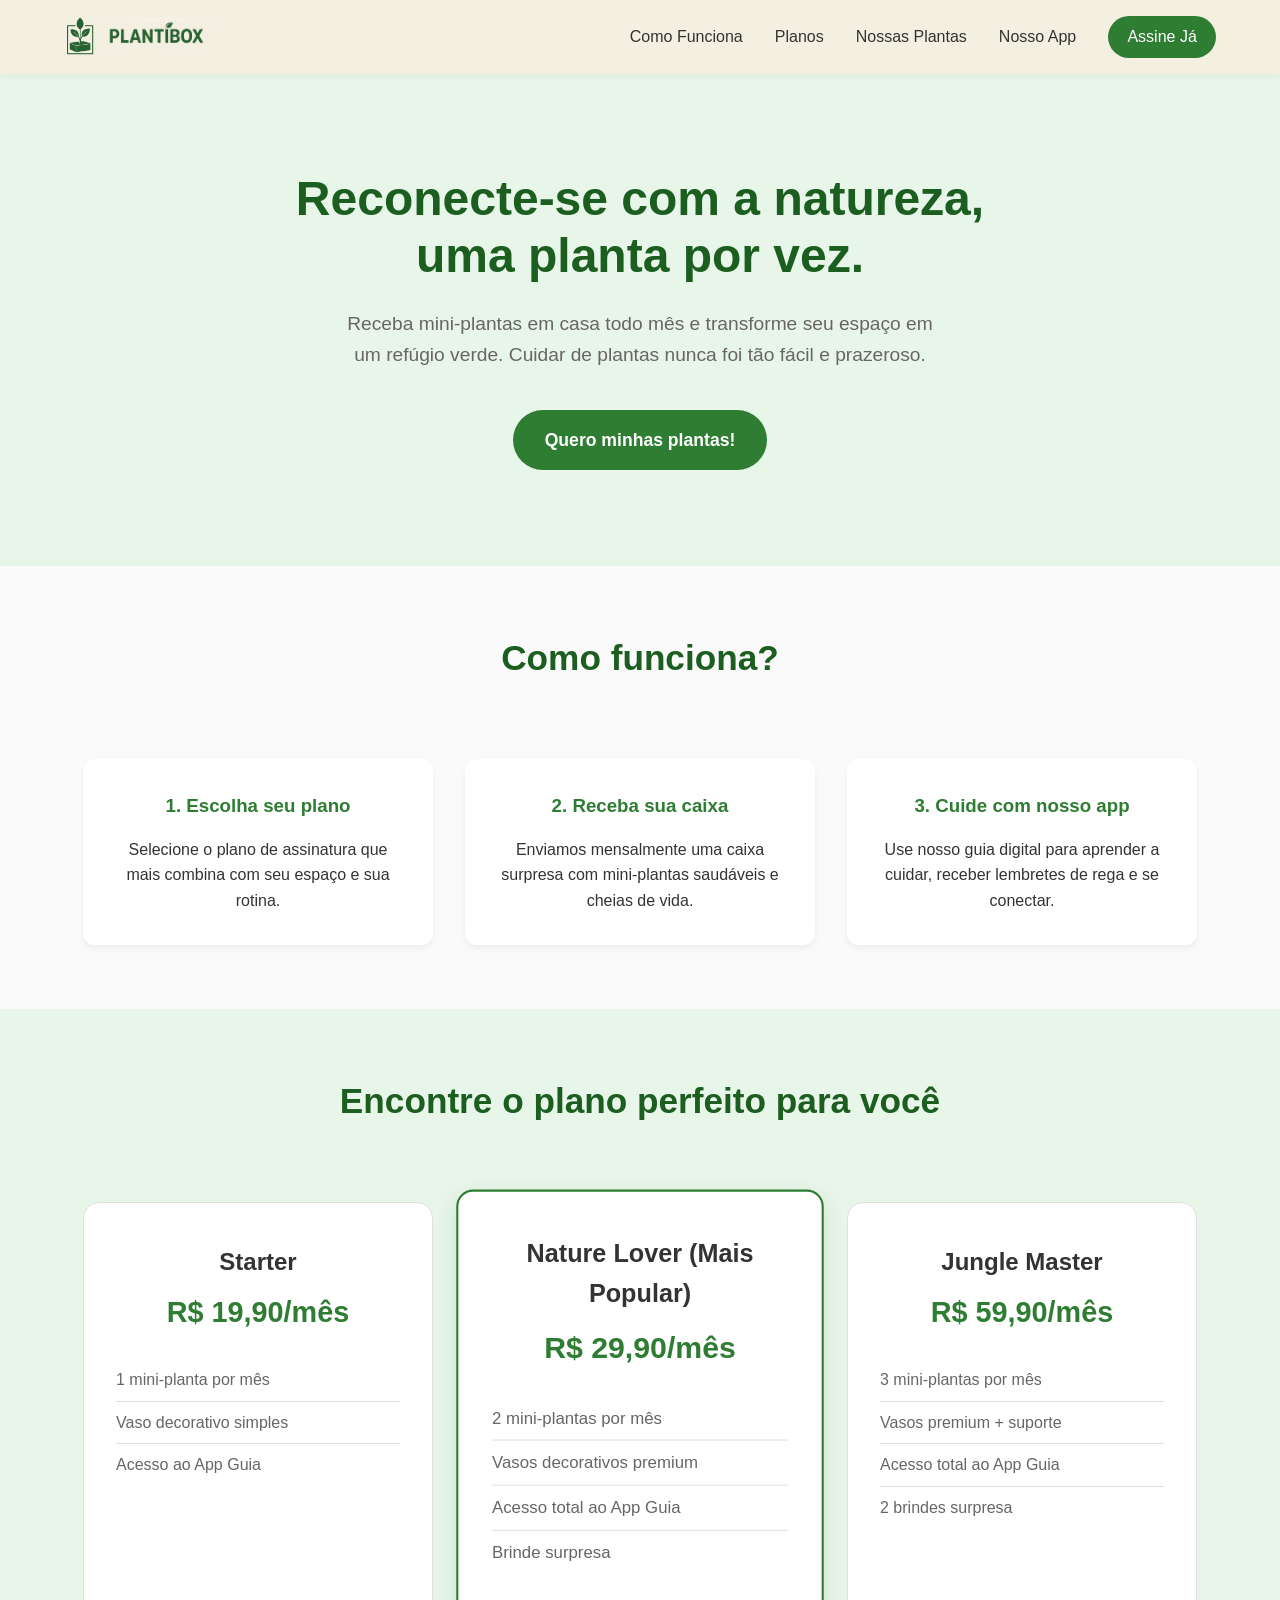
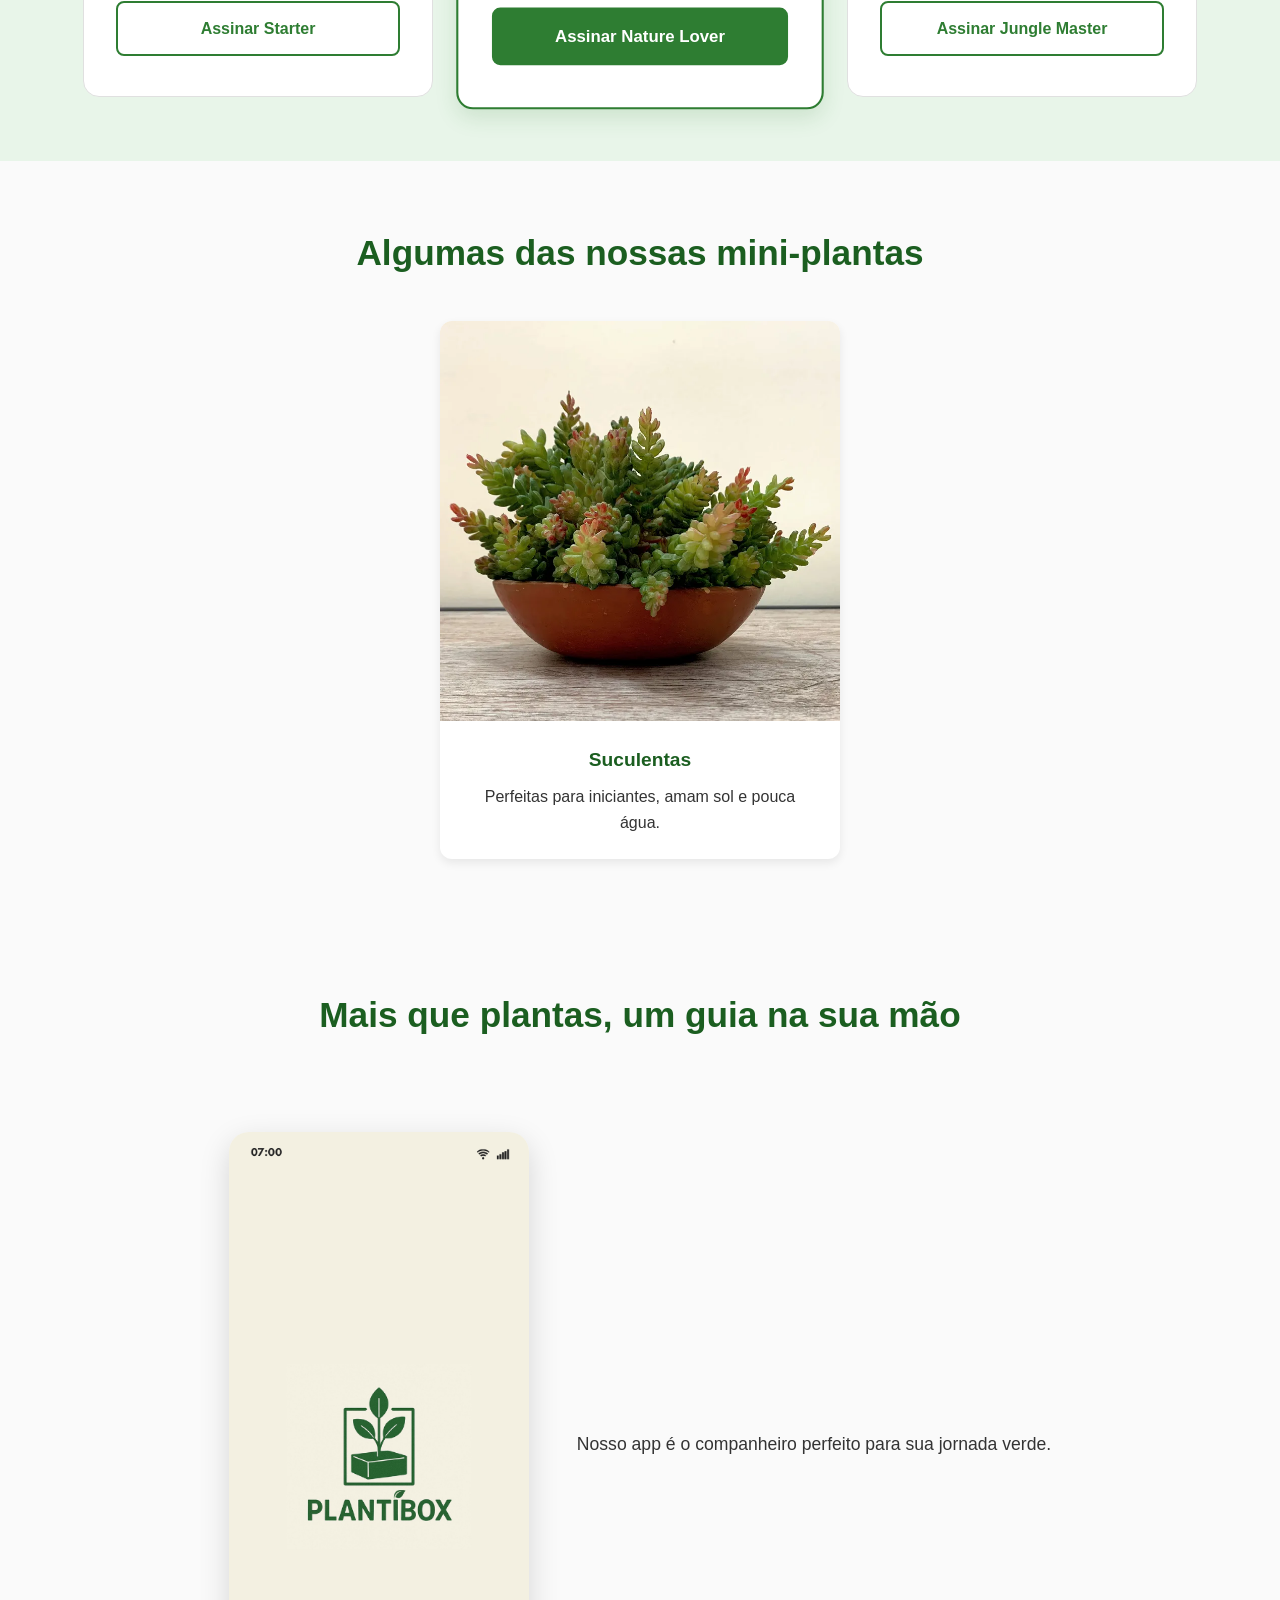
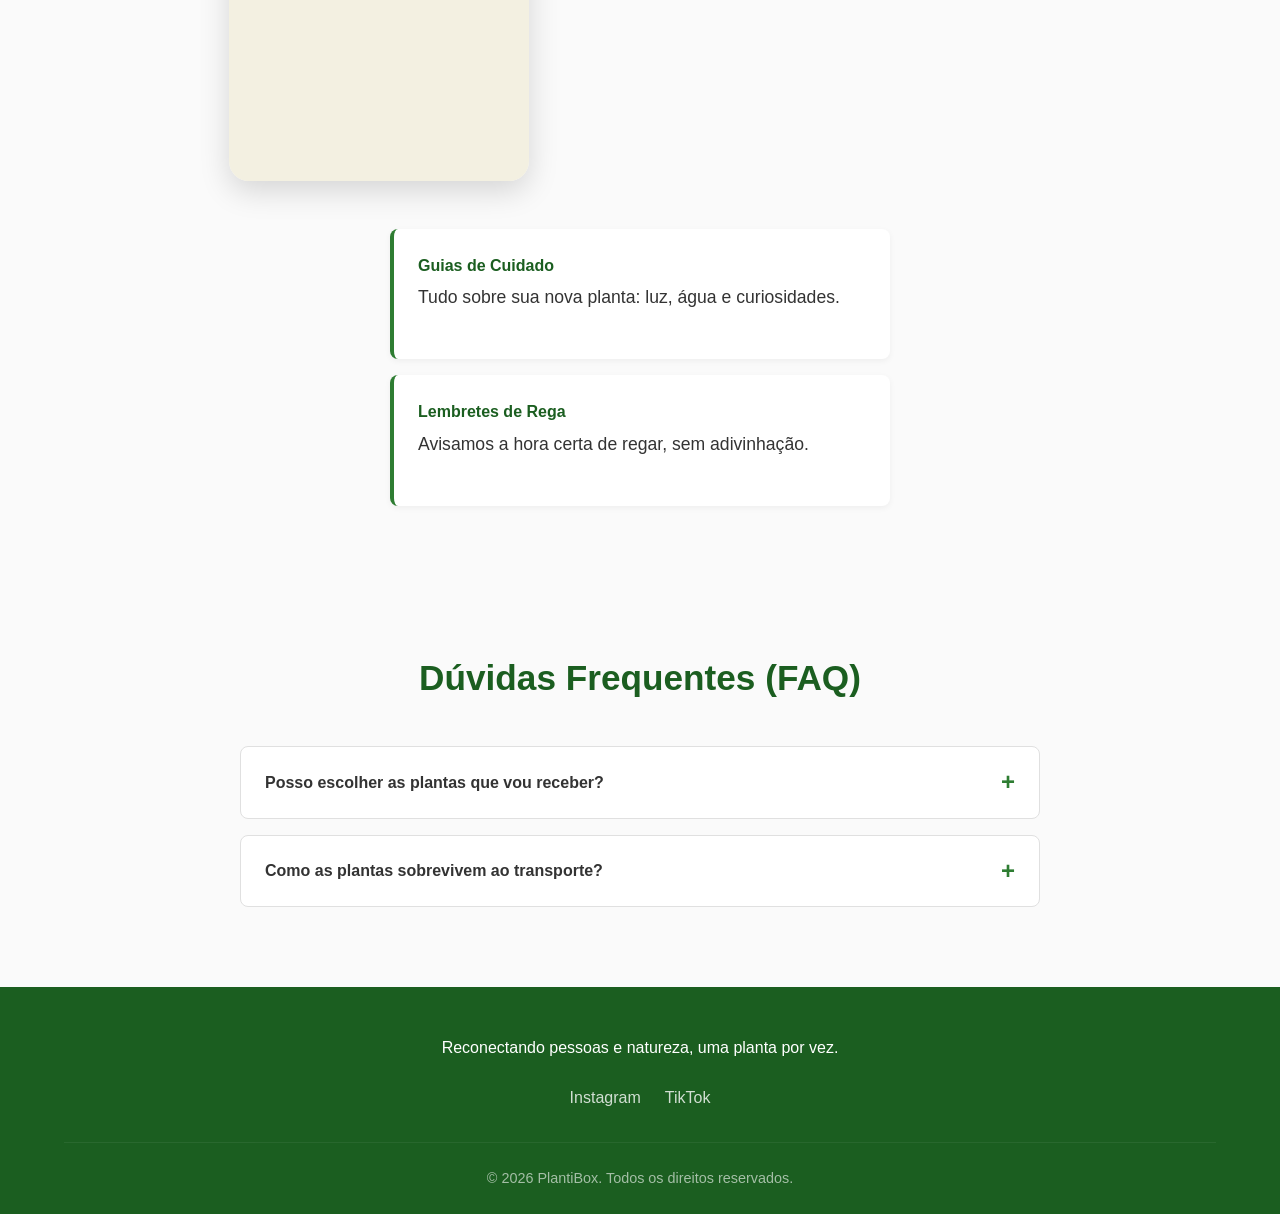
<file: index.html>
<!DOCTYPE html>
<html lang="pt-br">

<head>
    <meta charset="UTF-8">
    <meta name="viewport" content="width=device-width, initial-scale=1.0">
    <link rel="icon" type="image/png" sizes="16x16" href="assets/favicon-16x16.png">
    <link rel="icon" type="image/png" sizes="32x32" href="assets/favicon-32x32.png">
    <link rel = "stylesheet" href = "style.css">
    <title>PlantiBox</title>
</head>

<body>

    <header>
        <a href="#" class="logo">
            <img src="assets/logoplanticaixa.jpeg" alt="Logo Ícone"> 
            <img src="assets/logoplantiescrito.jpeg" alt="Logo PlantiBox">
        </a>

        <nav>
            <ul>
                <li><a href="#como-funciona">Como Funciona</a></li>
                <li><a href="#planos">Planos</a></li>
                <li><a href="#plantas">Nossas Plantas</a></li>
                <li><a href="#app">Nosso App</a></li>
                <li><a href="#planos">Assine Já</a></li>
            </ul>
        </nav>
        
    </header>

    <main>
        <section>
            <h1>Reconecte-se com a natureza, uma planta por vez.</h1>
            <p>Receba mini-plantas em casa todo mês e transforme seu espaço em um refúgio verde. Cuidar de plantas nunca foi tão fácil e prazeroso.</p>
            <a href="#planos">Quero minhas plantas!</a>
        </section>

        <section id="como-funciona">
            <h2>Como funciona?</h2>
            <div>
                <h3>1. Escolha seu plano</h3>
                <p>Selecione o plano de assinatura que mais combina com seu espaço e sua rotina.</p>
            </div>
            <div>
                <h3>2. Receba sua caixa</h3>
                <p>Enviamos mensalmente uma caixa surpresa com mini-plantas saudáveis e cheias de vida.</p>
            </div>
            <div>
                <h3>3. Cuide com nosso app</h3>
                <p>Use nosso guia digital para aprender a cuidar, receber lembretes de rega e se conectar.</p>
            </div>
        </section>

        <section id="planos">
            <h2>Encontre o plano perfeito para você</h2>
            
            <article>
                <h3>Starter</h3>
                <p>R$ 19,90/mês</p>
                <ul>
                    <li>1 mini-planta por mês</li>
                    <li>Vaso decorativo simples</li>
                    <li>Acesso ao App Guia</li>
                </ul>
                <a href="#">Assinar Starter</a>
            </article>

            <article>
                <h3>Nature Lover (Mais Popular)</h3>
                <p>R$ 29,90/mês</p>
                <ul>
                    <li>2 mini-plantas por mês</li>
                    <li>Vasos decorativos premium</li>
                    <li>Acesso total ao App Guia</li>
                    <li>Brinde surpresa</li>
                </ul>
                <a href="#">Assinar Nature Lover</a>
            </article>

            <article>
                <h3>Jungle Master</h3>
                <p>R$ 59,90/mês</p>
                <ul>
                    <li>3 mini-plantas por mês</li>
                    <li>Vasos premium + suporte</li>
                    <li>Acesso total ao App Guia</li>
                    <li>2 brindes surpresa</li>
                </ul>
                <a href="#">Assinar Jungle Master</a>
            </article>
        </section>

        <section id="plantas">
            <h2>Algumas das nossas mini-plantas</h2>
            <figure>
                <img src="assets/suculentas.webp" alt="Suculentas">
                <figcaption>
                    <h4>Suculentas</h4>
                    <p>Perfeitas para iniciantes, amam sol e pouca água.</p>
                </figcaption>
            </figure>
            </section>

        <section id="app">
            <h2>Mais que plantas, um guia na sua mão</h2>
            <img src="assets/plantiapp.png" alt="Mockup do App">
            <p>Nosso app é o companheiro perfeito para sua jornada verde.</p>
            <ul>
                <li>
                    <h4>Guias de Cuidado</h4>
                    <p>Tudo sobre sua nova planta: luz, água e curiosidades.</p>
                </li>
                <li>
                    <h4>Lembretes de Rega</h4>
                    <p>Avisamos a hora certa de regar, sem adivinhação.</p>
                </li>
            </ul>
        </section>

        <section>
            <h2>Dúvidas Frequentes (FAQ)</h2>
            <details>
                <summary>Posso escolher as plantas que vou receber?</summary>
                <p>A PlantiBox opera em um modelo surpresa...</p>
            </details>
            <details>
                <summary>Como as plantas sobrevivem ao transporte?</summary>
                <p>Usamos embalagens ecológicas e seguras...</p>
            </details>
        </section>
    </main>

    <footer>
        <p>Reconectando pessoas e natureza, uma planta por vez.</p>
        <nav>
            <a href="#">Instagram</a>
            <a href="#">TikTok</a>
        </nav>
        <p>&copy; 2026 PlantiBox. Todos os direitos reservados.</p>
    </footer>

</body>
</html>
</file>
<file: style.css>
:root {
    --verde-principal: #2E7D32;
    --verde-claro: #E8F5E9;
    --verde-escuro: #1B5E20;
    --texto-escuro: #333333;
    --texto-claro: #666666;
    --fundo: #FAFAFA;
    --branco: #FFFFFF;
    --borda: #E0E0E0;
}

.logo {
    display: flex;
    align-items: center;
    gap: 0px;
}

* {
    margin: 0;
    padding: 0;
    box-sizing: border-box;
}

html {
    scroll-behavior: smooth;
}

body {
    font-family: 'Segoe UI', Tahoma, Geneva, Verdana, sans-serif;
    background-color: var(--fundo);
    color: var(--texto-escuro);
    line-height: 1.6;
}

a {
    text-decoration: none;
    color: inherit;
}

ul {
    list-style: none;
}

header {
    background-color: #f3f0e2;
    padding: 1rem 5%;
    display: flex;
    justify-content: space-between;
    align-items: center;
    box-shadow: 0 2px 10px rgba(0, 0, 0, 0.05);
    position: sticky;
    top: 0;
    z-index: 100;
}

header a {
    display: flex;
    align-items: center;
    gap: 10px;
}

header img {
    height: 40px;
    object-fit: contain;
}

nav ul {
    display: flex;
    gap: 2rem;
    align-items: center;
}

nav ul li a {
    font-weight: 500;
    transition: color 0.3s;
}

nav ul li a:hover {
    color: var(--verde-principal);
}

nav ul li:last-child a {
    background-color: var(--verde-principal);
    color: var(--branco);
    padding: 0.5rem 1.2rem;
    border-radius: 25px;
    transition: background-color 0.3s;
}

nav ul li:last-child a:hover {
    background-color: var(--verde-escuro);
}


main section {
    padding: 4rem 5%;
    text-align: center;
}

section h2 {
    font-size: 2.2rem;
    color: var(--verde-escuro);
    margin-bottom: 2.5rem;
}

/* =========================================
   Hero Section (Primeira Seção)
========================================= */
main section:first-of-type {
    background-color: var(--verde-claro);
    padding: 6rem 5%;
    display: flex;
    flex-direction: column;
    align-items: center;
    gap: 1.5rem;
}

main section:first-of-type h1 {
    font-size: 3rem;
    color: var(--verde-escuro);
    max-width: 800px;
    line-height: 1.2;
}

main section:first-of-type p {
    font-size: 1.2rem;
    color: var(--texto-claro);
    max-width: 600px;
}

main section:first-of-type > a {
    display: inline-block;
    background-color: var(--verde-principal);
    color: var(--branco);
    padding: 1rem 2rem;
    font-size: 1.1rem;
    font-weight: bold;
    border-radius: 30px;
    margin-top: 1rem;
    transition: transform 0.2s, background-color 0.3s;
}

main section:first-of-type > a:hover {
    background-color: var(--verde-escuro);
    transform: translateY(-2px);
}

/* =========================================
   Como Funciona
========================================= */
#como-funciona {
    display: flex;
    flex-wrap: wrap;
    justify-content: center;
    gap: 2rem;
}

#como-funciona h2 {
    width: 100%;
}

#como-funciona div {
    flex: 1;
    min-width: 250px;
    max-width: 350px;
    background: var(--branco);
    padding: 2rem;
    border-radius: 12px;
    box-shadow: 0 4px 6px rgba(0, 0, 0, 0.05);
}

#como-funciona h3 {
    color: var(--verde-principal);
    margin-bottom: 1rem;
}

/* =========================================
   Planos de Assinatura
========================================= */
#planos {
    background-color: var(--verde-claro);
    display: flex;
    flex-wrap: wrap;
    justify-content: center;
    gap: 2rem;
}

#planos h2 {
    width: 100%;
}

#planos article {
    background: var(--branco);
    flex: 1;
    min-width: 280px;
    max-width: 350px;
    padding: 2.5rem 2rem;
    border-radius: 16px;
    border: 1px solid var(--borda);
    display: flex;
    flex-direction: column;
    align-items: center;
    transition: transform 0.3s, box-shadow 0.3s;
}

#planos article:hover {
    transform: translateY(-10px);
    box-shadow: 0 12px 24px rgba(0, 0, 0, 0.1);
}

/* Destaque para o plano mais popular (o do meio) */
#planos article:nth-of-type(2) {
    border: 2px solid var(--verde-principal);
    transform: scale(1.05);
    box-shadow: 0 8px 20px rgba(46, 125, 50, 0.15);
}

#planos article:nth-of-type(2):hover {
    transform: scale(1.05) translateY(-10px);
}

#planos article h3 {
    font-size: 1.5rem;
    margin-bottom: 0.5rem;
}

#planos article > p {
    font-size: 1.8rem;
    font-weight: bold;
    color: var(--verde-principal);
    margin-bottom: 1.5rem;
}

#planos ul {
    text-align: left;
    width: 100%;
    margin-bottom: 2rem;
    flex-grow: 1;
}

#planos ul li {
    padding: 0.5rem 0;
    border-bottom: 1px solid var(--borda);
    color: var(--texto-claro);
}

#planos ul li:last-child {
    border-bottom: none;
}

#planos article a {
    display: inline-block;
    width: 100%;
    text-align: center;
    padding: 0.8rem;
    border-radius: 8px;
    font-weight: bold;
    border: 2px solid var(--verde-principal);
    color: var(--verde-principal);
    transition: all 0.3s;
}

#planos article:nth-of-type(2) a,
#planos article a:hover {
    background-color: var(--verde-principal);
    color: var(--branco);
}

/* =========================================
   Nossas Plantas
========================================= */
#plantas figure {
    background: var(--branco);
    max-width: 400px;
    margin: 0 auto;
    border-radius: 12px;
    overflow: hidden;
    box-shadow: 0 4px 10px rgba(0,0,0,0.08);
}

#plantas img {
    width: 100%;
    height: auto;
    display: block;
}

#plantas figcaption {
    padding: 1.5rem;
}

#plantas figcaption h4 {
    font-size: 1.2rem;
    color: var(--verde-escuro);
    margin-bottom: 0.5rem;
}

/* =========================================
   Nosso App
========================================= */
#app {
    display: flex;
    flex-wrap: wrap;
    align-items: center;
    justify-content: center;
    gap: 3rem;
    text-align: left;
}

#app h2 {
    text-align: center;
    width: 100%;
}

#app img {
    max-width: 300px;
    height: auto;
    border-radius: 20px;
    box-shadow: 0 10px 30px rgba(0,0,0,0.15);
}

#app > div, #app ul {
    flex: 1;
    min-width: 300px;
    max-width: 500px;
}

#app p {
    margin-bottom: 1.5rem;
    font-size: 1.1rem;
}

#app ul li {
    background: var(--branco);
    padding: 1.5rem;
    border-radius: 8px;
    margin-bottom: 1rem;
    box-shadow: 0 2px 6px rgba(0,0,0,0.05);
    border-left: 4px solid var(--verde-principal);
}

#app ul li h4 {
    color: var(--verde-escuro);
    margin-bottom: 0.3rem;
}

/* =========================================
   FAQ (Dúvidas Frequentes)
========================================= */
details {
    max-width: 800px;
    margin: 0 auto 1rem auto;
    background: var(--branco);
    border: 1px solid var(--borda);
    border-radius: 8px;
    text-align: left;
}

summary {
    padding: 1rem 1.5rem;
    font-weight: bold;
    cursor: pointer;
    list-style: none; /* Remove seta padrão em alguns navegadores */
    display: flex;
    justify-content: space-between;
    align-items: center;
}

summary::-webkit-details-marker {
    display: none; /* Remove seta padrão no Chrome/Safari */
}

summary::after {
    content: "+";
    color: var(--verde-principal);
    font-size: 1.5rem;
    transition: transform 0.3s;
}

details[open] summary::after {
    transform: rotate(45deg);
}

details p {
    padding: 0 1.5rem 1.5rem 1.5rem;
    color: var(--texto-claro);
    border-top: 1px solid var(--borda);
    margin-top: 1rem;
    padding-top: 1rem;
}

footer {
    background-color: var(--verde-escuro);
    color: var(--branco);
    padding: 3rem 5% 1.5rem;
    text-align: center;
}

footer nav {
    margin: 1.5rem 0;
    display: flex;
    justify-content: center;
    gap: 1.5rem;
}

footer nav a {
    opacity: 0.8;
    transition: opacity 0.3s;
}

footer nav a:hover {
    opacity: 1;
    text-decoration: underline;
}

footer p:last-child {
    font-size: 0.9rem;
    opacity: 0.6;
    margin-top: 2rem;
    border-top: 1px solid rgba(255,255,255,0.1);
    padding-top: 1.5rem;
}


@media (max-width: 768px) {
    header {
        flex-direction: column;
        gap: 1rem;
        padding: 1rem;
    }

    nav ul {
        flex-wrap: wrap;
        justify-content: center;
        gap: 1rem;
    }

    main section:first-of-type h1 {
        font-size: 2.2rem;
    }

    #planos article:nth-of-type(2) {
        transform: scale(1); /* Remove o zoom no mobile para não quebrar o layout */
    }

    #planos article:nth-of-type(2):hover {
        transform: translateY(-5px);
    }
}
/* ANIMAÇÃO */
.fade-in {
    opacity: 0;
    transform: translateY(20px);
    transition: 0.6s ease;
}

.fade-in.visible {
    opacity: 1;
    transform: translateY(0);
}


.menu-toggle {
    display: none;
    font-size: 1.8rem;
    background: none;
    border: none;
    cursor: pointer;
}

@media (max-width: 768px) {

    .menu-toggle {
        display: block;
    }

    header {
        flex-direction: row;
        justify-content: space-between;
    }

    header nav {
        display: none;
        width: 100%;
    }

    header nav.active {
        display: block;
    }

    nav ul {
        flex-direction: column;
        gap: 1rem;
        margin-top: 1rem;
    }
}
/* ANIMAÇÃO */
.fade-in {
    opacity: 0;
    transform: translateY(20px);
    transition: 0.6s ease;
}

.fade-in.visible {
    opacity: 1;
    transform: translateY(0);
}

/* MENU MOBILE */
.menu-toggle {
    display: none;
    font-size: 1.8rem;
    background: none;
    border: none;
    cursor: pointer;
}

/* MOBILE */
@media (max-width: 768px) {

    .menu-toggle {
        display: block;
    }

    header {
        flex-direction: row;
        justify-content: space-between;
    }

    header nav {
        display: none;
        width: 100%;
    }

    header nav.active {
        display: block;
    }

    nav ul {
        flex-direction: column;
        gap: 1rem;
        margin-top: 1rem;
    }
}
</file>
